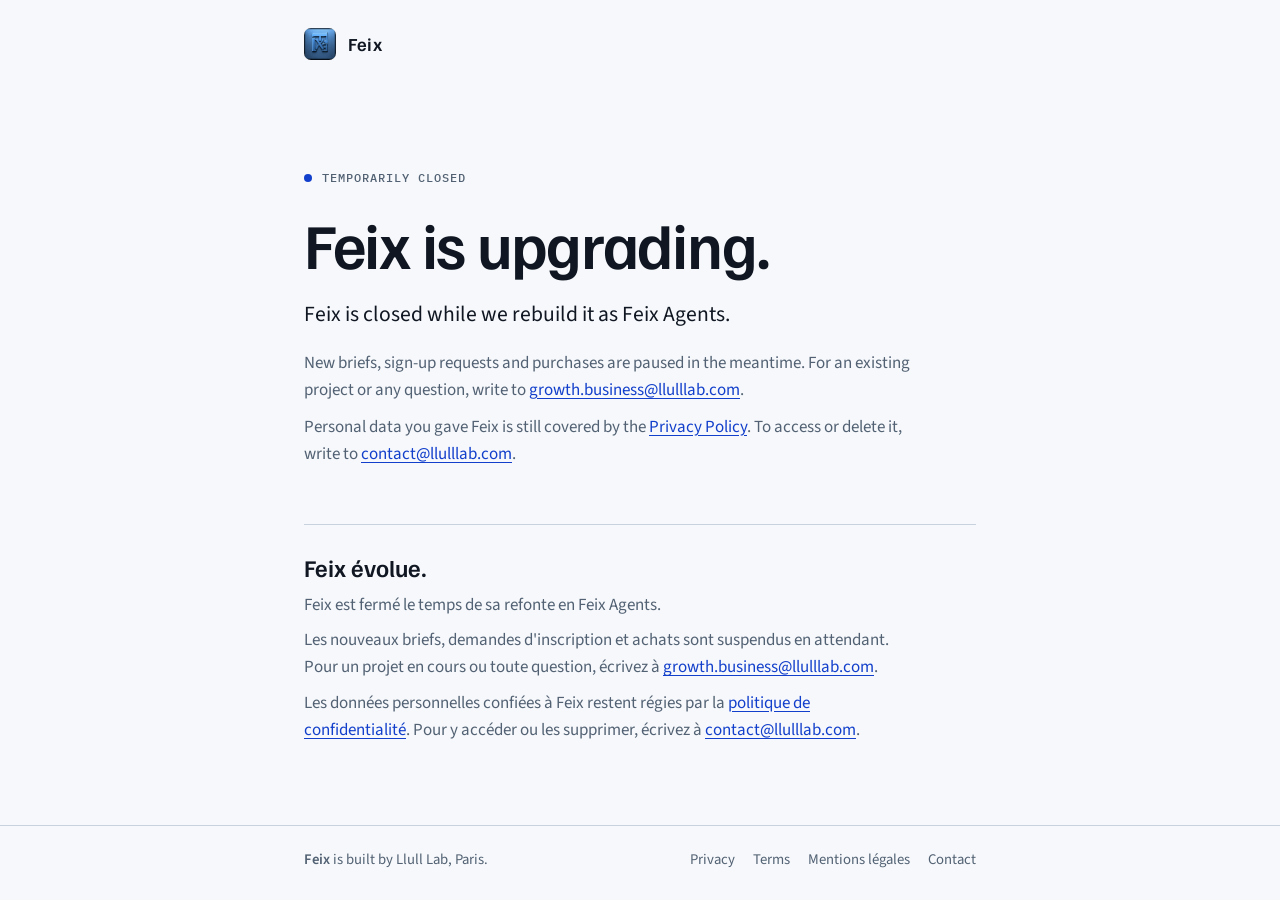
<file: index.html>
<!DOCTYPE html>
<html lang="en">
<head>
<meta charset="utf-8">
<meta name="viewport" content="width=device-width, initial-scale=1">
<title>Feix is upgrading</title>
<meta name="description" content="Feix is closed while it is rebuilt as Feix Agents.">
<link rel="canonical" href="https://feix.app/">
<link rel="icon" type="image/jpeg" href="https://feix.app/logo.jpg">
<meta property="og:type" content="website">
<meta property="og:url" content="https://feix.app/">
<meta property="og:title" content="Feix is upgrading">
<meta property="og:description" content="Feix is closed while it is rebuilt as Feix Agents.">
<meta property="og:image" content="https://feix.app/logo.jpg">
<meta name="twitter:card" content="summary">
<meta name="twitter:title" content="Feix is upgrading">
<meta name="twitter:description" content="Feix is closed while it is rebuilt as Feix Agents.">
<link href="/fonts/fonts.css" rel="stylesheet">
<style>
:root{--canvas:#F6F8FB;--text:#101722;--muted:#526173;--action:#123FCB;--border:#C8D1DE;--head:"Familjen Grotesk",system-ui,-apple-system,"Segoe UI",sans-serif;--body:"Source Sans 3",system-ui,-apple-system,"Segoe UI",sans-serif;--mono:"IBM Plex Mono",ui-monospace,"SFMono-Regular",Menlo,monospace}
@media (prefers-color-scheme:dark){:root{--canvas:#0C1118;--text:#F3F6FA;--muted:#AAB5C4;--action:#8FAAFF;--border:#334050}}
*{box-sizing:border-box;margin:0;padding:0}
html{background:var(--canvas)}
body{background:var(--canvas);color:var(--text);font-family:var(--body);font-size:1.0625rem;line-height:1.6;-webkit-font-smoothing:antialiased;min-height:100vh;display:flex;flex-direction:column}
a{color:var(--action);text-underline-offset:3px}
a:focus-visible{outline:2px solid var(--action);outline-offset:3px;border-radius:2px}
.top{max-width:720px;width:100%;margin:0 auto;padding:28px 24px 0;display:flex;align-items:center;gap:12px}
.top img{width:32px;height:32px;border-radius:7px;display:block}
.top span{font-family:var(--head);font-weight:600;font-size:1.15rem;letter-spacing:.01em}
main{flex:1;max-width:720px;width:100%;margin:0 auto;padding:clamp(56px,12vh,120px) 24px 64px}
.status{font-family:var(--mono);font-size:.78rem;letter-spacing:.08em;text-transform:uppercase;color:var(--muted);display:flex;align-items:center;gap:10px;margin-bottom:22px}
.status i{width:8px;height:8px;border-radius:50%;background:var(--action);display:block}
h1{font-family:var(--head);font-weight:600;font-size:clamp(2.4rem,7vw,4rem);line-height:1.05;letter-spacing:-.02em;margin-bottom:22px}
.lead{font-size:clamp(1.15rem,2.4vw,1.35rem);line-height:1.5;max-width:34em;margin-bottom:18px}
.note{color:var(--muted);max-width:36em;margin-bottom:10px}
.fr{margin-top:56px;padding-top:28px;border-top:1px solid var(--border)}
.fr h2{font-family:var(--head);font-weight:600;font-size:1.5rem;line-height:1.2;margin-bottom:10px}
.fr p{color:var(--muted);max-width:36em;margin-bottom:8px}
footer{border-top:1px solid var(--border)}
.foot{max-width:720px;margin:0 auto;padding:22px 24px 28px;display:flex;flex-wrap:wrap;gap:10px 22px;justify-content:space-between;font-size:.92rem;color:var(--muted)}
.foot nav{display:flex;flex-wrap:wrap;gap:8px 18px}
.foot a{color:var(--muted);text-decoration:none}
.foot a:hover{color:var(--text);text-decoration:underline}
</style>
</head>
<body>
<header class="top"><img src="/logo.jpg" alt="" width="32" height="32"><span>Feix</span></header>
<main>
  <p class="status"><i aria-hidden="true"></i>Temporarily closed</p>
  <h1>Feix is upgrading.</h1>
  <p class="lead">Feix is closed while we rebuild it as Feix Agents.</p>
  <p class="note">New briefs, sign-up requests and purchases are paused in the meantime. For an existing project or any question, write to <a href="mailto:growth.business@llulllab.com">growth.business@llulllab.com</a>.</p>
  <p class="note">Personal data you gave Feix is still covered by the <a href="/privacy/">Privacy Policy</a>. To access or delete it, write to <a href="mailto:contact@llulllab.com">contact@llulllab.com</a>.</p>
  <section class="fr" lang="fr">
    <h2>Feix évolue.</h2>
    <p>Feix est fermé le temps de sa refonte en Feix Agents.</p>
    <p>Les nouveaux briefs, demandes d'inscription et achats sont suspendus en attendant. Pour un projet en cours ou toute question, écrivez à <a href="mailto:growth.business@llulllab.com">growth.business@llulllab.com</a>.</p>
    <p>Les données personnelles confiées à Feix restent régies par la <a href="/privacy/">politique de confidentialité</a>. Pour y accéder ou les supprimer, écrivez à <a href="mailto:contact@llulllab.com">contact@llulllab.com</a>.</p>
  </section>
</main>
<footer><div class="foot"><span><b>Feix</b> is built by Llull Lab, Paris.</span><nav aria-label="Legal"><a href="/privacy/">Privacy</a><a href="/terms/">Terms</a><a href="/mentions-legales/">Mentions légales</a><a href="mailto:growth.business@llulllab.com">Contact</a></nav></div></footer>
</body>
</html>
</file>
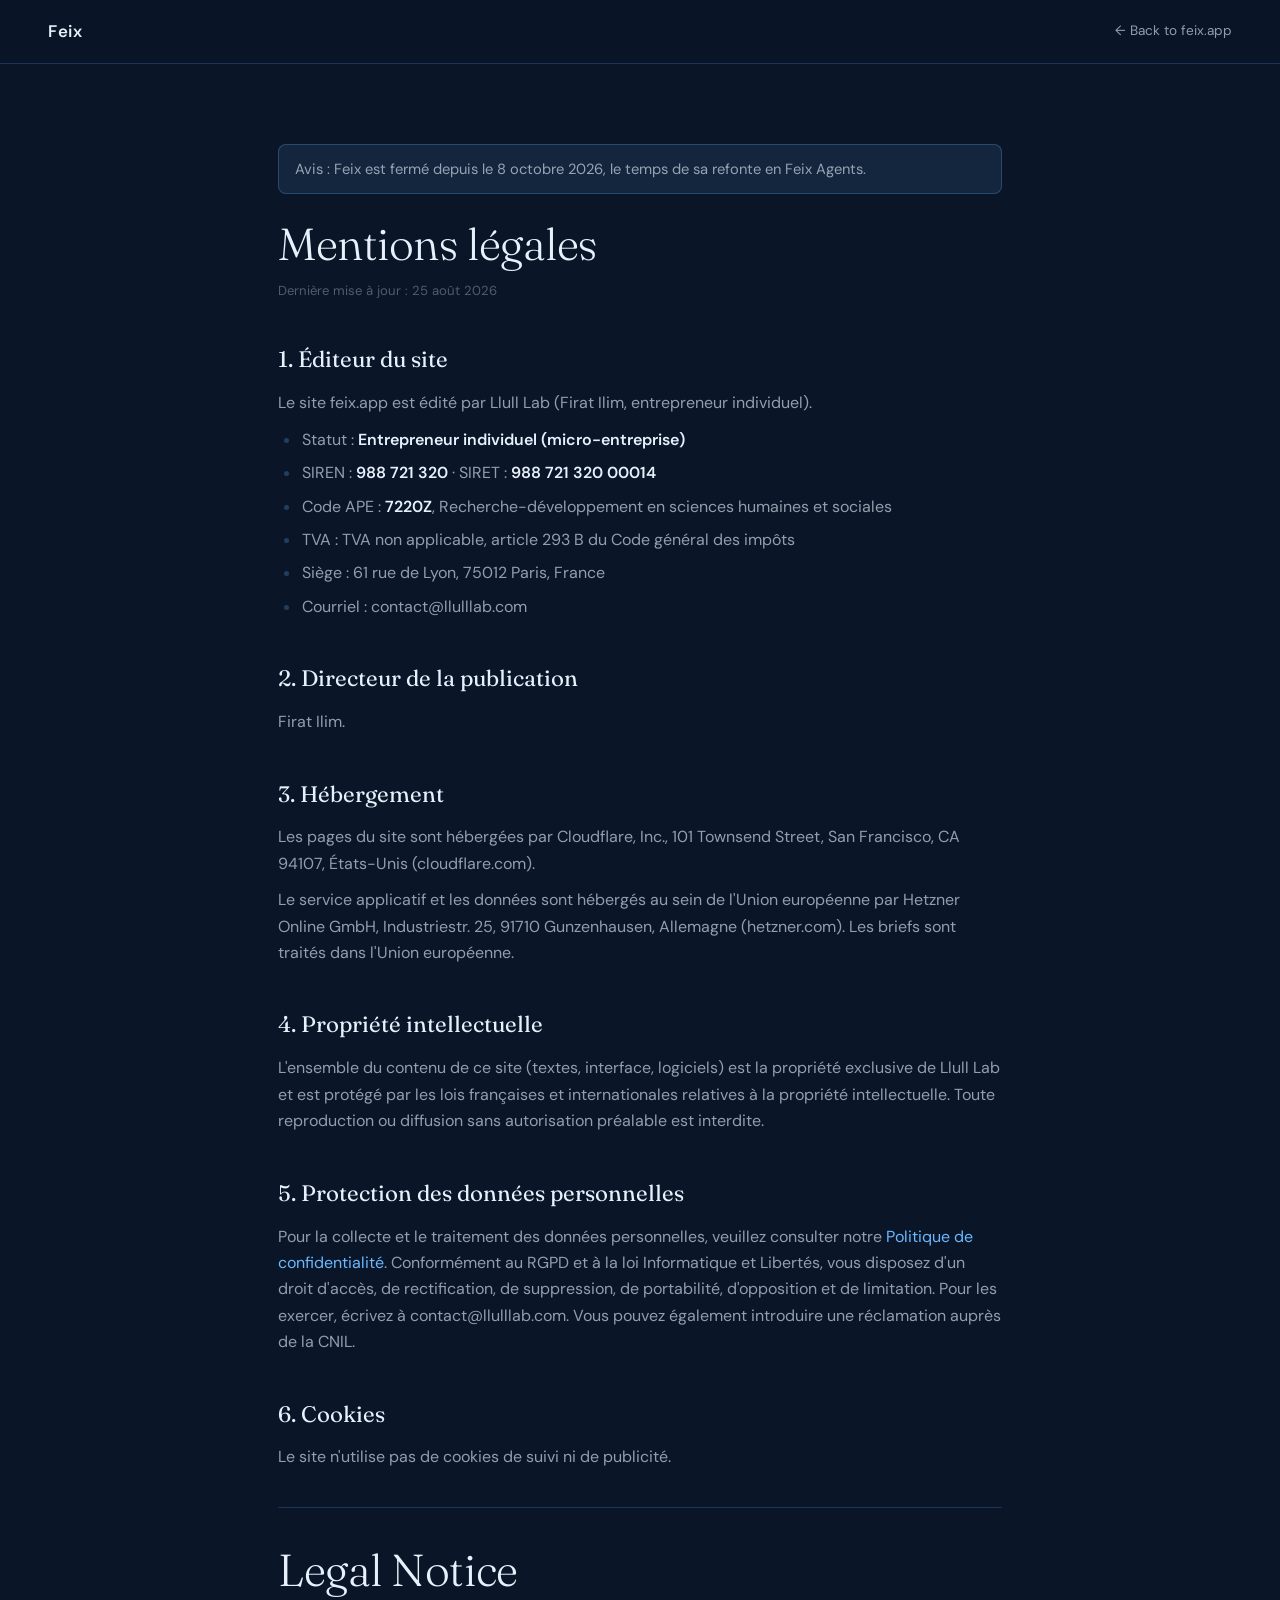
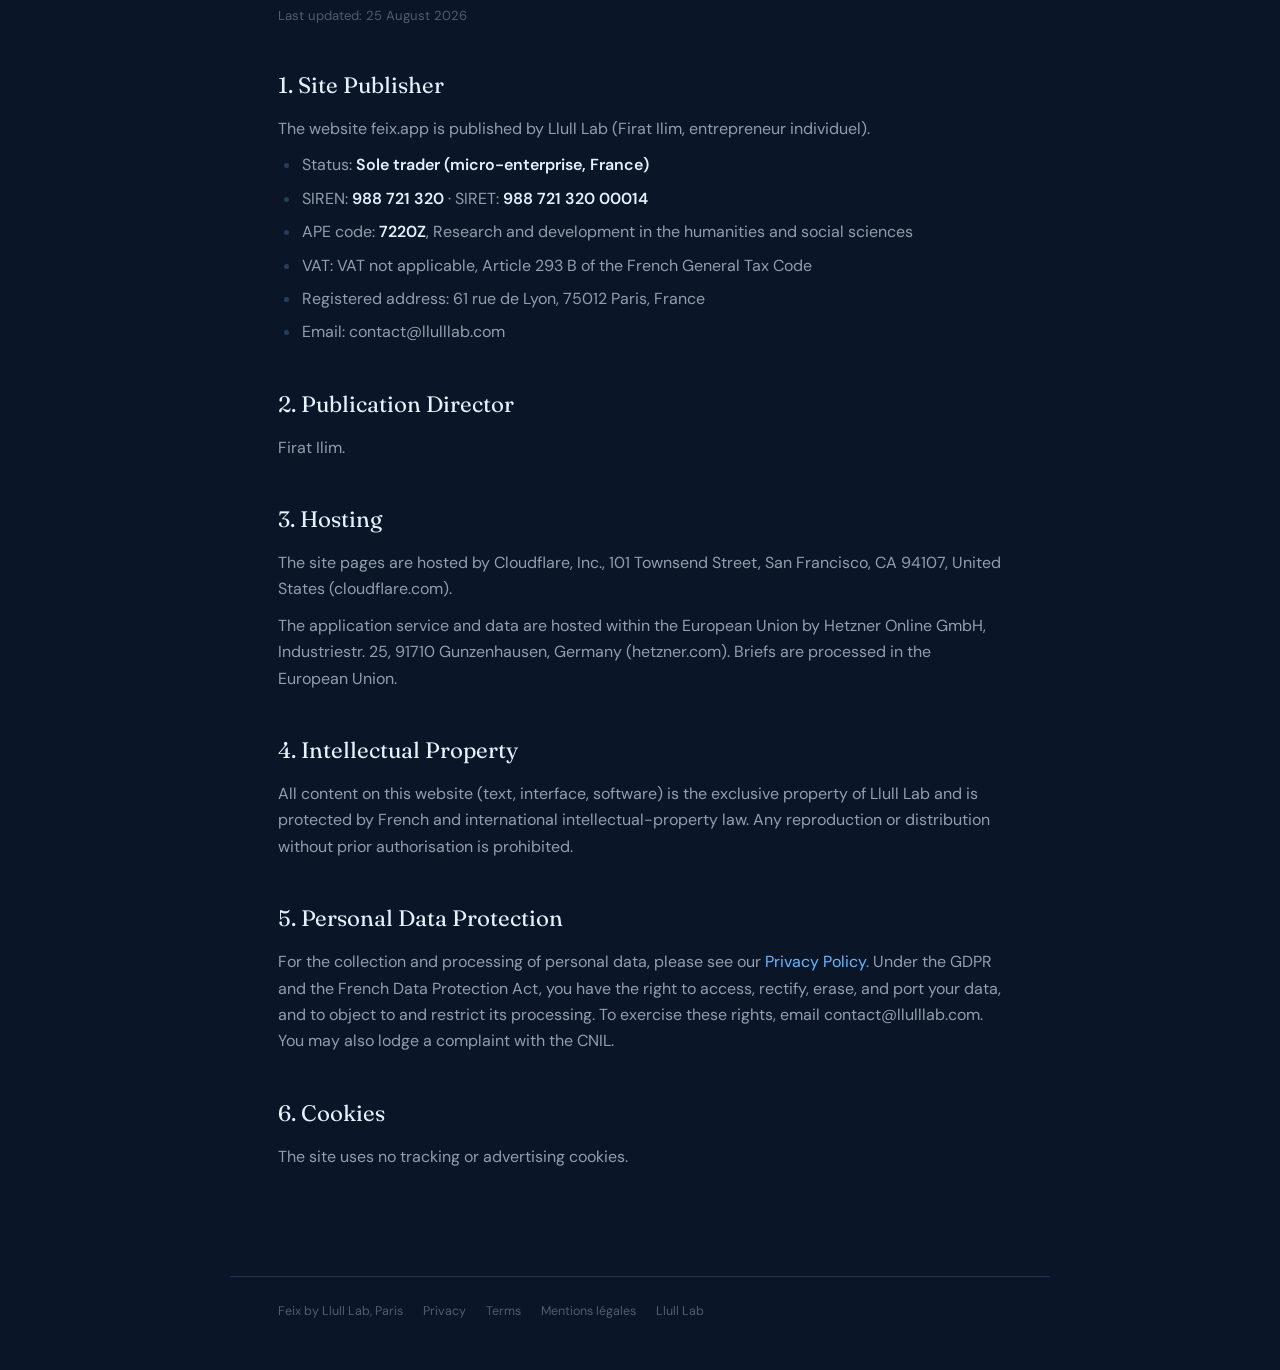
<file: mentions-legales/index.html>
<!DOCTYPE html>
<html lang="en">
<head>
<meta charset="UTF-8">
<meta name="viewport" content="width=device-width, initial-scale=1.0">
<title>Mentions légales · Feix</title>
<meta name="description" content="Mentions légales du site feix.app, exploité par Llull Lab (Firat Ilim), Paris.">
<link rel="canonical" href="https://feix.app/mentions-legales/">
<link rel="icon" type="image/jpeg" href="https://feix.app/logo.jpg">
<link rel="preconnect" href="https://fonts.googleapis.com">
<link rel="preconnect" href="https://fonts.gstatic.com" crossorigin>
<link href="https://fonts.googleapis.com/css2?family=Fraunces:ital,wght@0,300;0,400;1,300&family=DM+Sans:wght@300;400;500;600&display=swap" rel="stylesheet">
<style>
*,*::before,*::after{box-sizing:border-box;margin:0;padding:0}
:root{--navy:#0a1628;--navy-mid:#0f2040;--border:#1e3355;--text-1:#e8f0fc;--text-2:rgba(232,240,252,0.62);--text-3:rgba(232,240,252,0.32);--accent:#6bb8ff;--accent-dim:rgba(107,184,255,0.10);--accent-border:rgba(107,184,255,0.25);--r-md:8px;--r-lg:12px}
html{font-size:16px;scroll-behavior:smooth}
body{font-family:'DM Sans',sans-serif;background:var(--navy);color:var(--text-1);line-height:1.65;-webkit-font-smoothing:antialiased}
::selection{background:var(--accent-dim);color:var(--accent)}
a{color:var(--accent);text-decoration:none}a:hover{text-decoration:underline}
.nav{position:sticky;top:0;z-index:100;background:rgba(10,22,40,0.92);backdrop-filter:blur(20px);border-bottom:1px solid var(--border);padding:0 clamp(24px,5vw,48px);height:64px;display:flex;align-items:center;justify-content:space-between}
.nav-logo{font-weight:600;font-size:1.05rem;letter-spacing:0.04em;color:var(--text-1)}
.nav a.back{font-size:0.85rem;color:var(--text-2)}
.wrap{max-width:820px;margin:0 auto;padding:clamp(40px,7vw,80px) clamp(24px,5vw,48px) 96px}
h1{font-family:'Fraunces',serif;font-weight:300;font-size:clamp(2rem,5vw,2.8rem);line-height:1.15;margin-bottom:8px;letter-spacing:-0.01em}
h2{font-family:'Fraunces',serif;font-weight:400;font-size:1.4rem;margin:40px 0 12px;color:var(--text-1)}
h3{font-weight:600;font-size:1.02rem;margin:26px 0 8px;color:var(--text-1)}
p{color:var(--text-2);margin:10px 0}
strong{color:var(--text-1);font-weight:600}
code{font-family:ui-monospace,Menlo,monospace;font-size:0.86em;background:var(--accent-dim);color:var(--accent);padding:1px 6px;border-radius:4px}
ul{margin:10px 0 10px 4px;list-style:none}
li{color:var(--text-2);margin:7px 0;padding-left:20px;position:relative}
li::before{content:"";position:absolute;left:2px;top:11px;width:5px;height:5px;border-radius:50%;background:var(--accent-border)}
hr{border:0;border-top:1px solid var(--border);margin:36px 0}
.meta{font-size:0.82rem;color:var(--text-3);line-height:1.6;background:rgba(255,255,255,0.02);border:1px solid var(--border);border-radius:var(--r-md);padding:16px 18px;margin-top:28px}
.tw{overflow-x:auto;margin:16px 0;border:1px solid var(--border);border-radius:var(--r-md)}
table{border-collapse:collapse;width:100%;font-size:0.88rem}
td{padding:10px 14px;border-bottom:1px solid var(--border);color:var(--text-2);vertical-align:top}
tr:last-child td{border-bottom:0}
tr:first-child td{color:var(--text-1);font-weight:600;background:rgba(255,255,255,0.02)}
.foot{max-width:820px;margin:0 auto;padding:24px clamp(24px,5vw,48px) 48px;border-top:1px solid var(--border);font-size:0.78rem;color:var(--text-3);display:flex;gap:20px;flex-wrap:wrap}
.foot a{color:var(--text-3)}
</style>
</head>
<body>
<nav class="nav"><span class="nav-logo">Feix</span><a class="back" href="https://feix.app/">← Back to feix.app</a></nav>
<main class="wrap">
  <p style="margin:0 0 24px;padding:12px 16px;border:1px solid var(--accent-border);background:var(--accent-dim);border-radius:8px;font-size:.92rem">Avis : Feix est fermé depuis le 8 octobre 2026, le temps de sa refonte en Feix Agents.</p>
<h1>Mentions légales</h1>
<p style="font-size:0.82rem;color:var(--text-3)">Dernière mise à jour : 25 août 2026</p>

<h2>1. Éditeur du site</h2>
<p>Le site feix.app est édité par Llull Lab (Firat Ilim, entrepreneur individuel).</p>
<ul>
<li>Statut : <strong>Entrepreneur individuel (micro-entreprise)</strong></li>
<li>SIREN : <strong>988 721 320</strong> · SIRET : <strong>988 721 320 00014</strong></li>
<li>Code APE : <strong>7220Z</strong>, Recherche-développement en sciences humaines et sociales</li>
<li>TVA : TVA non applicable, article 293 B du Code général des impôts</li>
<li>Siège : 61 rue de Lyon, 75012 Paris, France</li>
<li>Courriel : contact@llulllab.com</li>
</ul>

<h2>2. Directeur de la publication</h2>
<p>Firat Ilim.</p>

<h2>3. Hébergement</h2>
<p>Les pages du site sont hébergées par Cloudflare, Inc., 101 Townsend Street, San Francisco, CA 94107, États-Unis (cloudflare.com).</p>
<p>Le service applicatif et les données sont hébergés au sein de l'Union européenne par Hetzner Online GmbH, Industriestr. 25, 91710 Gunzenhausen, Allemagne (hetzner.com). Les briefs sont traités dans l'Union européenne.</p>

<h2>4. Propriété intellectuelle</h2>
<p>L'ensemble du contenu de ce site (textes, interface, logiciels) est la propriété exclusive de Llull Lab et est protégé par les lois françaises et internationales relatives à la propriété intellectuelle. Toute reproduction ou diffusion sans autorisation préalable est interdite.</p>

<h2>5. Protection des données personnelles</h2>
<p>Pour la collecte et le traitement des données personnelles, veuillez consulter notre <a href="https://feix.app/privacy/">Politique de confidentialité</a>. Conformément au RGPD et à la loi Informatique et Libertés, vous disposez d'un droit d'accès, de rectification, de suppression, de portabilité, d'opposition et de limitation. Pour les exercer, écrivez à contact@llulllab.com. Vous pouvez également introduire une réclamation auprès de la CNIL.</p>

<h2>6. Cookies</h2>
<p>Le site n'utilise pas de cookies de suivi ni de publicité.</p>

<hr>

<h1>Legal Notice</h1>
<p style="font-size:0.82rem;color:var(--text-3)">Last updated: 25 August 2026</p>

<h2>1. Site Publisher</h2>
<p>The website feix.app is published by Llull Lab (Firat Ilim, entrepreneur individuel).</p>
<ul>
<li>Status: <strong>Sole trader (micro-enterprise, France)</strong></li>
<li>SIREN: <strong>988 721 320</strong> · SIRET: <strong>988 721 320 00014</strong></li>
<li>APE code: <strong>7220Z</strong>, Research and development in the humanities and social sciences</li>
<li>VAT: VAT not applicable, Article 293 B of the French General Tax Code</li>
<li>Registered address: 61 rue de Lyon, 75012 Paris, France</li>
<li>Email: contact@llulllab.com</li>
</ul>

<h2>2. Publication Director</h2>
<p>Firat Ilim.</p>

<h2>3. Hosting</h2>
<p>The site pages are hosted by Cloudflare, Inc., 101 Townsend Street, San Francisco, CA 94107, United States (cloudflare.com).</p>
<p>The application service and data are hosted within the European Union by Hetzner Online GmbH, Industriestr. 25, 91710 Gunzenhausen, Germany (hetzner.com). Briefs are processed in the European Union.</p>

<h2>4. Intellectual Property</h2>
<p>All content on this website (text, interface, software) is the exclusive property of Llull Lab and is protected by French and international intellectual-property law. Any reproduction or distribution without prior authorisation is prohibited.</p>

<h2>5. Personal Data Protection</h2>
<p>For the collection and processing of personal data, please see our <a href="https://feix.app/privacy/">Privacy Policy</a>. Under the GDPR and the French Data Protection Act, you have the right to access, rectify, erase, and port your data, and to object to and restrict its processing. To exercise these rights, email contact@llulllab.com. You may also lodge a complaint with the CNIL.</p>

<h2>6. Cookies</h2>
<p>The site uses no tracking or advertising cookies.</p>

</main>
<div class="foot"><span>Feix by Llull Lab, Paris</span><a href="https://feix.app/privacy/">Privacy</a><a href="https://feix.app/terms/">Terms</a><a href="https://feix.app/mentions-legales/">Mentions légales</a><a href="https://llulllab.com" target="_blank" rel="noopener">Llull Lab</a></div>
</body>
</html>
</file>
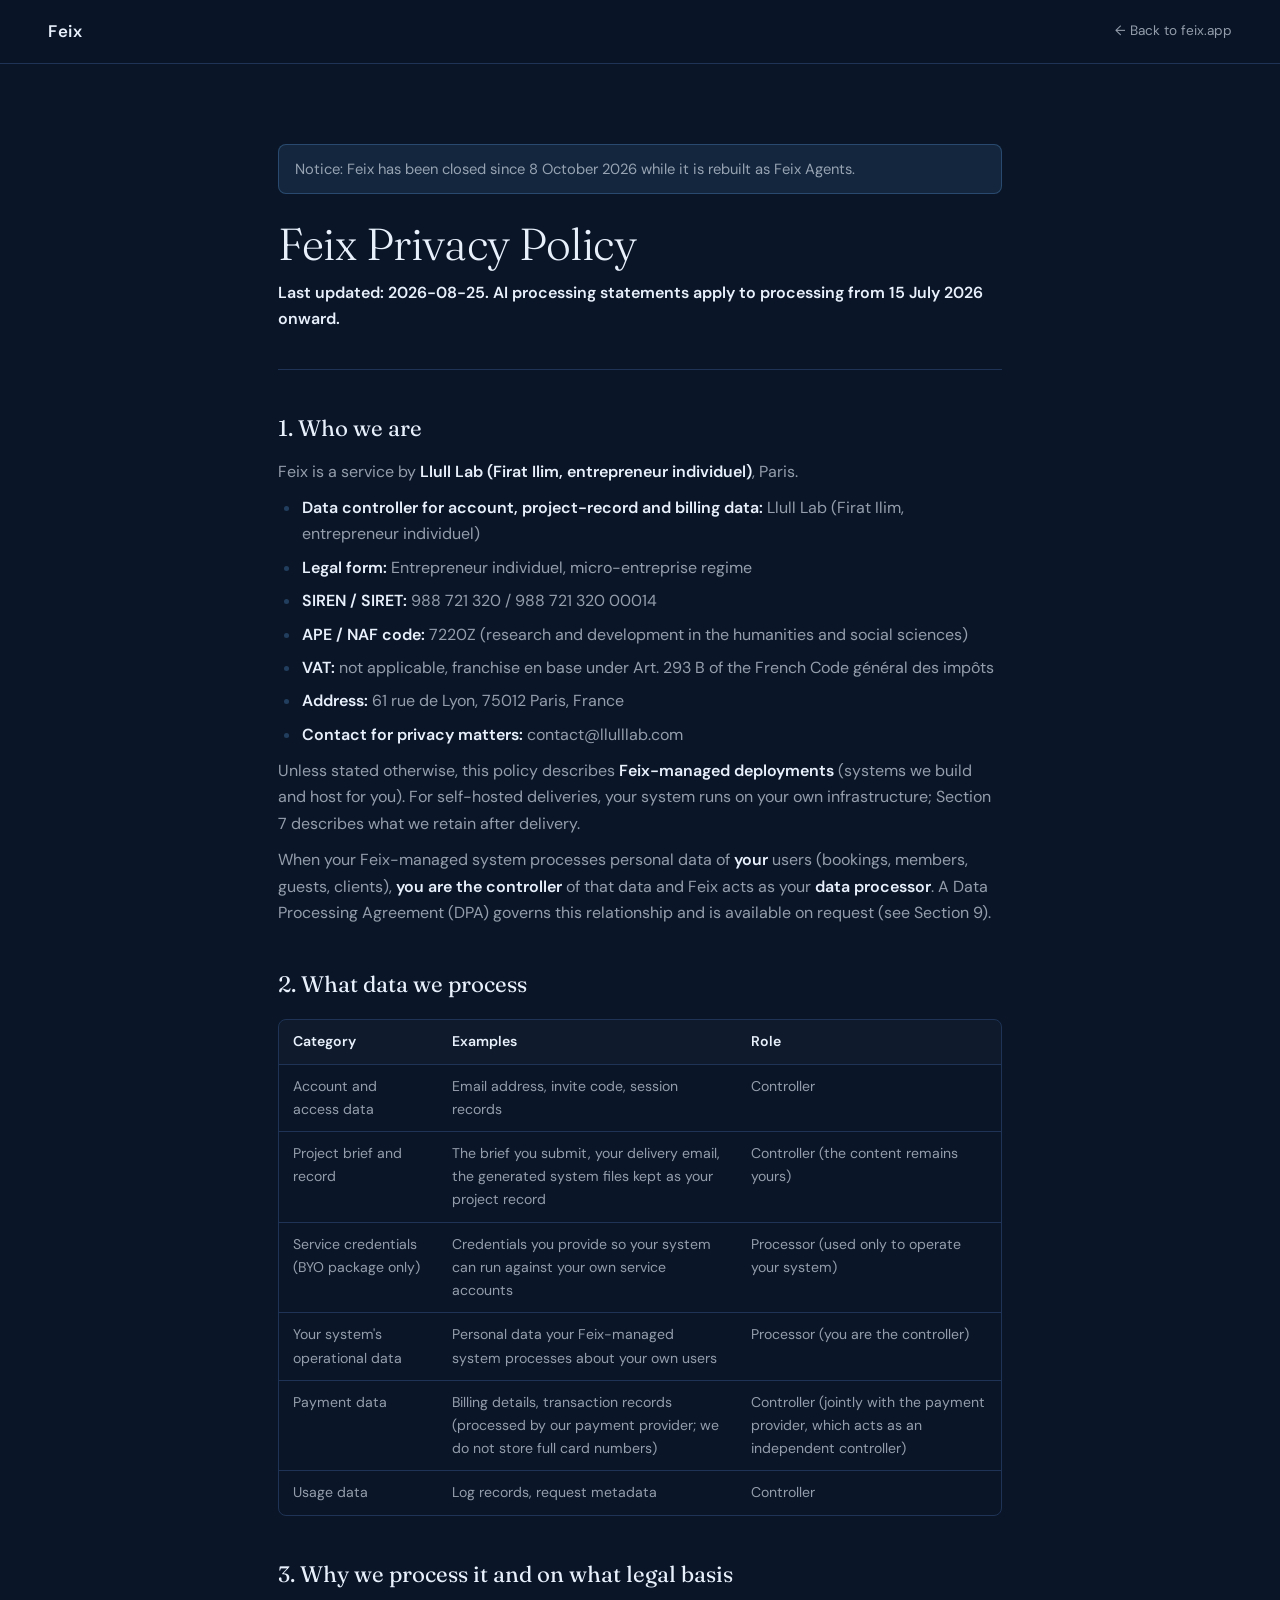
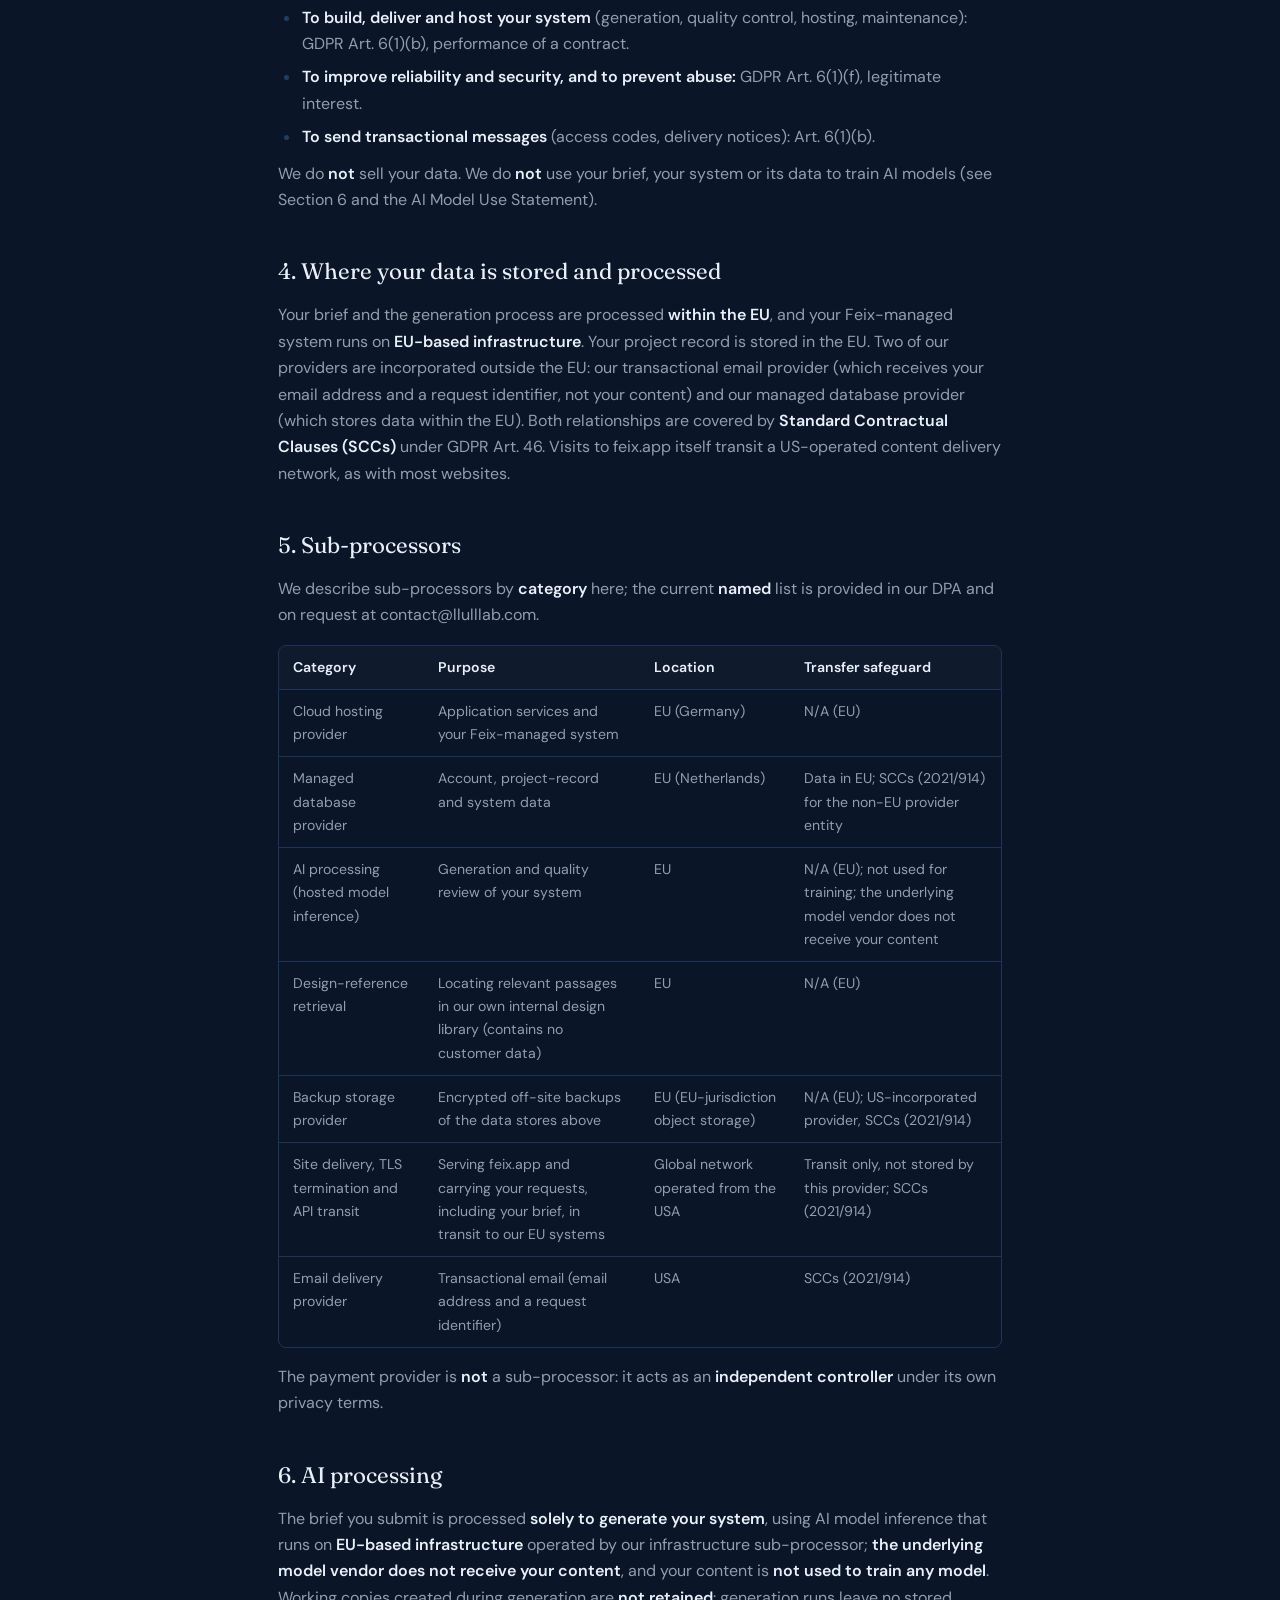
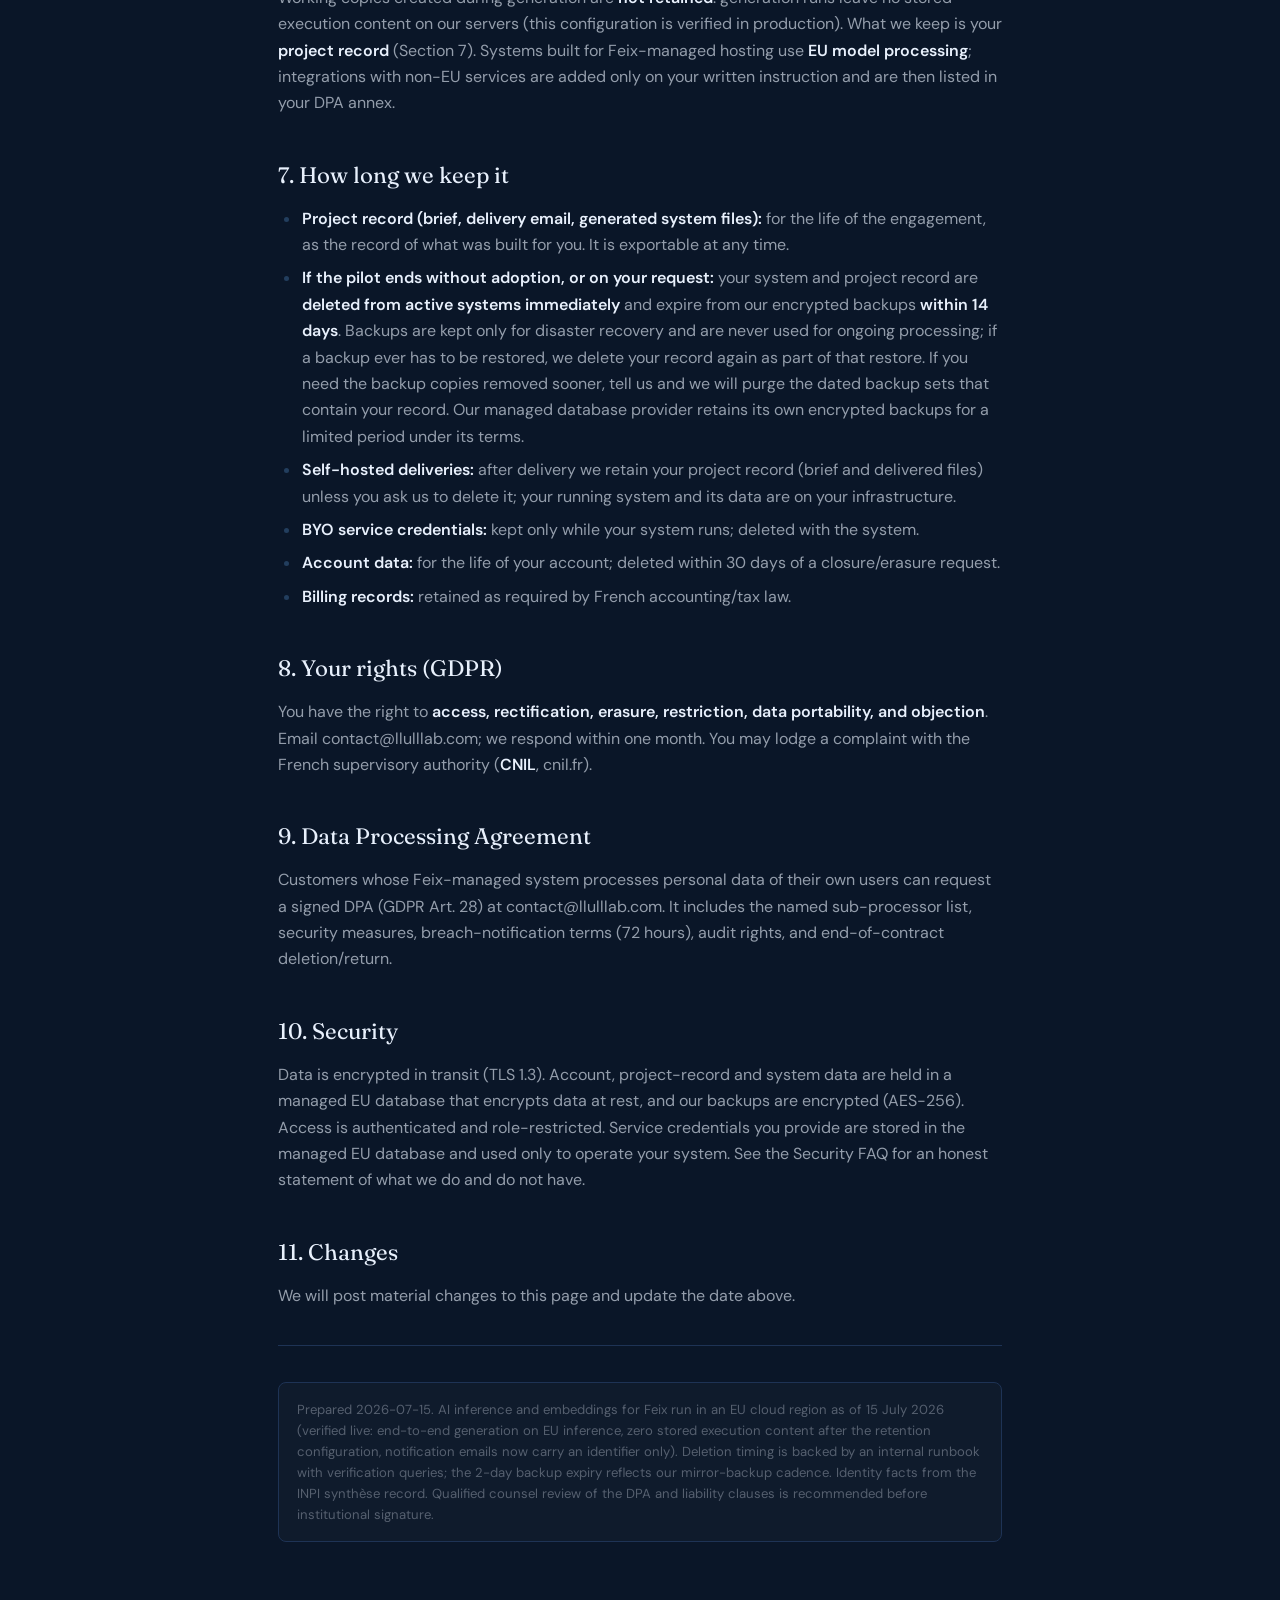
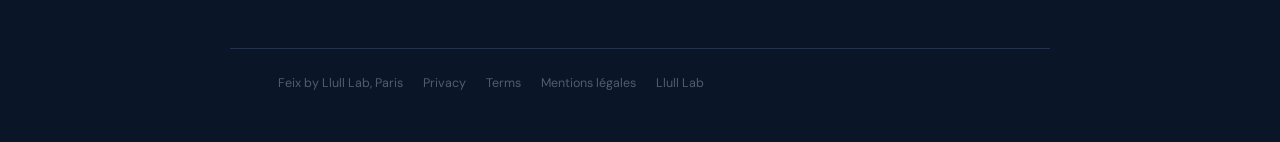
<file: privacy/index.html>
<!DOCTYPE html>
<html lang="en">
<head>
<meta charset="UTF-8">
<meta name="viewport" content="width=device-width, initial-scale=1.0">
<title>Privacy Policy · Feix</title>
<meta name="description" content="Privacy Policy for Feix by Llull Lab.">
<link rel="canonical" href="https://feix.app/privacy/">
<link rel="icon" type="image/jpeg" href="https://feix.app/logo.jpg">
<link rel="preconnect" href="https://fonts.googleapis.com">
<link rel="preconnect" href="https://fonts.gstatic.com" crossorigin>
<link href="https://fonts.googleapis.com/css2?family=Fraunces:ital,wght@0,300;0,400;1,300&family=DM+Sans:wght@300;400;500;600&display=swap" rel="stylesheet">
<style>
*,*::before,*::after{box-sizing:border-box;margin:0;padding:0}
:root{--navy:#0a1628;--navy-mid:#0f2040;--border:#1e3355;--text-1:#e8f0fc;--text-2:rgba(232,240,252,0.62);--text-3:rgba(232,240,252,0.32);--accent:#6bb8ff;--accent-dim:rgba(107,184,255,0.10);--accent-border:rgba(107,184,255,0.25);--r-md:8px;--r-lg:12px}
html{font-size:16px;scroll-behavior:smooth}
body{font-family:'DM Sans',sans-serif;background:var(--navy);color:var(--text-1);line-height:1.65;-webkit-font-smoothing:antialiased}
::selection{background:var(--accent-dim);color:var(--accent)}
a{color:var(--accent);text-decoration:none}a:hover{text-decoration:underline}
.nav{position:sticky;top:0;z-index:100;background:rgba(10,22,40,0.92);backdrop-filter:blur(20px);border-bottom:1px solid var(--border);padding:0 clamp(24px,5vw,48px);height:64px;display:flex;align-items:center;justify-content:space-between}
.nav-logo{font-weight:600;font-size:1.05rem;letter-spacing:0.04em;color:var(--text-1)}
.nav a.back{font-size:0.85rem;color:var(--text-2)}
.wrap{max-width:820px;margin:0 auto;padding:clamp(40px,7vw,80px) clamp(24px,5vw,48px) 96px}
h1{font-family:'Fraunces',serif;font-weight:300;font-size:clamp(2rem,5vw,2.8rem);line-height:1.15;margin-bottom:8px;letter-spacing:-0.01em}
h2{font-family:'Fraunces',serif;font-weight:400;font-size:1.4rem;margin:40px 0 12px;color:var(--text-1)}
h3{font-weight:600;font-size:1.02rem;margin:26px 0 8px;color:var(--text-1)}
p{color:var(--text-2);margin:10px 0}
strong{color:var(--text-1);font-weight:600}
code{font-family:ui-monospace,Menlo,monospace;font-size:0.86em;background:var(--accent-dim);color:var(--accent);padding:1px 6px;border-radius:4px}
ul{margin:10px 0 10px 4px;list-style:none}
li{color:var(--text-2);margin:7px 0;padding-left:20px;position:relative}
li::before{content:"";position:absolute;left:2px;top:11px;width:5px;height:5px;border-radius:50%;background:var(--accent-border)}
hr{border:0;border-top:1px solid var(--border);margin:36px 0}
.meta{font-size:0.82rem;color:var(--text-3);line-height:1.6;background:rgba(255,255,255,0.02);border:1px solid var(--border);border-radius:var(--r-md);padding:16px 18px;margin-top:28px}
.tw{overflow-x:auto;margin:16px 0;border:1px solid var(--border);border-radius:var(--r-md)}
table{border-collapse:collapse;width:100%;font-size:0.88rem}
td{padding:10px 14px;border-bottom:1px solid var(--border);color:var(--text-2);vertical-align:top}
tr:last-child td{border-bottom:0}
tr:first-child td{color:var(--text-1);font-weight:600;background:rgba(255,255,255,0.02)}
.foot{max-width:820px;margin:0 auto;padding:24px clamp(24px,5vw,48px) 48px;border-top:1px solid var(--border);font-size:0.78rem;color:var(--text-3);display:flex;gap:20px;flex-wrap:wrap}
.foot a{color:var(--text-3)}
</style>
</head>
<body>
<nav class="nav"><span class="nav-logo">Feix</span><a class="back" href="https://feix.app/">← Back to feix.app</a></nav>
<main class="wrap">
  <p style="margin:0 0 24px;padding:12px 16px;border:1px solid var(--accent-border);background:var(--accent-dim);border-radius:8px;font-size:.92rem">Notice: Feix has been closed since 8 October 2026 while it is rebuilt as Feix Agents.</p>
<h1>Feix Privacy Policy</h1>
<p><strong>Last updated: 2026-08-25. AI processing statements apply to processing from 15 July 2026 onward.</strong></p>
<hr>
<h2>1. Who we are</h2>
<p>Feix is a service by <strong>Llull Lab (Firat Ilim, entrepreneur individuel)</strong>, Paris.</p>
<ul>
<li><strong>Data controller for account, project-record and billing data:</strong> Llull Lab (Firat Ilim, entrepreneur individuel)</li>
<li><strong>Legal form:</strong> Entrepreneur individuel, micro-entreprise regime</li>
<li><strong>SIREN / SIRET:</strong> 988 721 320 / 988 721 320 00014</li>
<li><strong>APE / NAF code:</strong> 7220Z (research and development in the humanities and social sciences)</li>
<li><strong>VAT:</strong> not applicable, franchise en base under Art. 293 B of the French Code général des impôts</li>
<li><strong>Address:</strong> 61 rue de Lyon, 75012 Paris, France</li>
<li><strong>Contact for privacy matters:</strong> contact@llulllab.com</li>
</ul>
<p>Unless stated otherwise, this policy describes <strong>Feix-managed deployments</strong> (systems we build and host for you). For self-hosted deliveries, your system runs on your own infrastructure; Section 7 describes what we retain after delivery.</p>
<p>When your Feix-managed system processes personal data of <strong>your</strong> users (bookings, members, guests, clients), <strong>you are the controller</strong> of that data and Feix acts as your <strong>data processor</strong>. A Data Processing Agreement (DPA) governs this relationship and is available on request (see Section 9).</p>
<h2>2. What data we process</h2>
<div class="tw"><table><tbody><tr><td>Category</td><td>Examples</td><td>Role</td></tr><tr><td>Account and access data</td><td>Email address, invite code, session records</td><td>Controller</td></tr><tr><td>Project brief and record</td><td>The brief you submit, your delivery email, the generated system files kept as your project record</td><td>Controller (the content remains yours)</td></tr><tr><td>Service credentials (BYO package only)</td><td>Credentials you provide so your system can run against your own service accounts</td><td>Processor (used only to operate your system)</td></tr><tr><td>Your system's operational data</td><td>Personal data your Feix-managed system processes about your own users</td><td>Processor (you are the controller)</td></tr><tr><td>Payment data</td><td>Billing details, transaction records (processed by our payment provider; we do not store full card numbers)</td><td>Controller (jointly with the payment provider, which acts as an independent controller)</td></tr><tr><td>Usage data</td><td>Log records, request metadata</td><td>Controller</td></tr></tbody></table></div>
<h2>3. Why we process it and on what legal basis</h2>
<ul>
<li><strong>To build, deliver and host your system</strong> (generation, quality control, hosting, maintenance): GDPR Art. 6(1)(b), performance of a contract.</li>
<li><strong>To improve reliability and security, and to prevent abuse:</strong> GDPR Art. 6(1)(f), legitimate interest.</li>
<li><strong>To send transactional messages</strong> (access codes, delivery notices): Art. 6(1)(b).</li>
</ul>
<p>We do <strong>not</strong> sell your data. We do <strong>not</strong> use your brief, your system or its data to train AI models (see Section 6 and the AI Model Use Statement).</p>
<h2>4. Where your data is stored and processed</h2>
<p>Your brief and the generation process are processed <strong>within the EU</strong>, and your Feix-managed system runs on <strong>EU-based infrastructure</strong>. Your project record is stored in the EU. Two of our providers are incorporated outside the EU: our transactional email provider (which receives your email address and a request identifier, not your content) and our managed database provider (which stores data within the EU). Both relationships are covered by <strong>Standard Contractual Clauses (SCCs)</strong> under GDPR Art. 46. Visits to feix.app itself transit a US-operated content delivery network, as with most websites.</p>
<h2>5. Sub-processors</h2>
<p>We describe sub-processors by <strong>category</strong> here; the current <strong>named</strong> list is provided in our DPA and on request at contact@llulllab.com.</p>
<div class="tw"><table><tbody><tr><td>Category</td><td>Purpose</td><td>Location</td><td>Transfer safeguard</td></tr><tr><td>Cloud hosting provider</td><td>Application services and your Feix-managed system</td><td>EU (Germany)</td><td>N/A (EU)</td></tr><tr><td>Managed database provider</td><td>Account, project-record and system data</td><td>EU (Netherlands)</td><td>Data in EU; SCCs (2021/914) for the non-EU provider entity</td></tr><tr><td>AI processing (hosted model inference)</td><td>Generation and quality review of your system</td><td>EU</td><td>N/A (EU); not used for training; the underlying model vendor does not receive your content</td></tr><tr><td>Design-reference retrieval</td><td>Locating relevant passages in our own internal design library (contains no customer data)</td><td>EU</td><td>N/A (EU)</td></tr><tr><td>Backup storage provider</td><td>Encrypted off-site backups of the data stores above</td><td>EU (EU-jurisdiction object storage)</td><td>N/A (EU); US-incorporated provider, SCCs (2021/914)</td></tr><tr><td>Site delivery, TLS termination and API transit</td><td>Serving feix.app and carrying your requests, including your brief, in transit to our EU systems</td><td>Global network operated from the USA</td><td>Transit only, not stored by this provider; SCCs (2021/914)</td></tr><tr><td>Email delivery provider</td><td>Transactional email (email address and a request identifier)</td><td>USA</td><td>SCCs (2021/914)</td></tr></tbody></table></div>
<p>The payment provider is <strong>not</strong> a sub-processor: it acts as an <strong>independent controller</strong> under its own privacy terms.</p>
<h2>6. AI processing</h2>
<p>The brief you submit is processed <strong>solely to generate your system</strong>, using AI model inference that runs on <strong>EU-based infrastructure</strong> operated by our infrastructure sub-processor; <strong>the underlying model vendor does not receive your content</strong>, and your content is <strong>not used to train any model</strong>. Working copies created during generation are <strong>not retained</strong>: generation runs leave no stored execution content on our servers (this configuration is verified in production). What we keep is your <strong>project record</strong> (Section 7). Systems built for Feix-managed hosting use <strong>EU model processing</strong>; integrations with non-EU services are added only on your written instruction and are then listed in your DPA annex.</p>
<h2>7. How long we keep it</h2>
<ul>
<li><strong>Project record (brief, delivery email, generated system files):</strong> for the life of the engagement, as the record of what was built for you. It is exportable at any time.</li>
<li><strong>If the pilot ends without adoption, or on your request:</strong> your system and project record are <strong>deleted from active systems immediately</strong> and expire from our encrypted backups <strong>within 14 days</strong>. Backups are kept only for disaster recovery and are never used for ongoing processing; if a backup ever has to be restored, we delete your record again as part of that restore. If you need the backup copies removed sooner, tell us and we will purge the dated backup sets that contain your record. Our managed database provider retains its own encrypted backups for a limited period under its terms.</li>
<li><strong>Self-hosted deliveries:</strong> after delivery we retain your project record (brief and delivered files) unless you ask us to delete it; your running system and its data are on your infrastructure.</li>
<li><strong>BYO service credentials:</strong> kept only while your system runs; deleted with the system.</li>
<li><strong>Account data:</strong> for the life of your account; deleted within 30 days of a closure/erasure request.</li>
<li><strong>Billing records:</strong> retained as required by French accounting/tax law.</li>
</ul>
<h2>8. Your rights (GDPR)</h2>
<p>You have the right to <strong>access, rectification, erasure, restriction, data portability, and objection</strong>. Email contact@llulllab.com; we respond within one month. You may lodge a complaint with the French supervisory authority (<strong>CNIL</strong>, cnil.fr).</p>
<h2>9. Data Processing Agreement</h2>
<p>Customers whose Feix-managed system processes personal data of their own users can request a signed DPA (GDPR Art. 28) at contact@llulllab.com. It includes the named sub-processor list, security measures, breach-notification terms (72 hours), audit rights, and end-of-contract deletion/return.</p>
<h2>10. Security</h2>
<p>Data is encrypted in transit (TLS 1.3). Account, project-record and system data are held in a managed EU database that encrypts data at rest, and our backups are encrypted (AES-256). Access is authenticated and role-restricted. Service credentials you provide are stored in the managed EU database and used only to operate your system. See the Security FAQ for an honest statement of what we do and do not have.</p>
<h2>11. Changes</h2>
<p>We will post material changes to this page and update the date above.</p>
<hr>
<p class="meta">Prepared 2026-07-15. AI inference and embeddings for Feix run in an EU cloud region as of 15 July 2026 (verified live: end-to-end generation on EU inference, zero stored execution content after the retention configuration, notification emails now carry an identifier only). Deletion timing is backed by an internal runbook with verification queries; the 2-day backup expiry reflects our mirror-backup cadence. Identity facts from the INPI synthèse record. Qualified counsel review of the DPA and liability clauses is recommended before institutional signature.</p>

</main>
<div class="foot"><span>Feix by Llull Lab, Paris</span><a href="https://feix.app/privacy/">Privacy</a><a href="https://feix.app/terms/">Terms</a><a href="https://feix.app/mentions-legales/">Mentions légales</a><a href="https://llulllab.com" target="_blank" rel="noopener">Llull Lab</a></div>
</body>
</html>
</file>
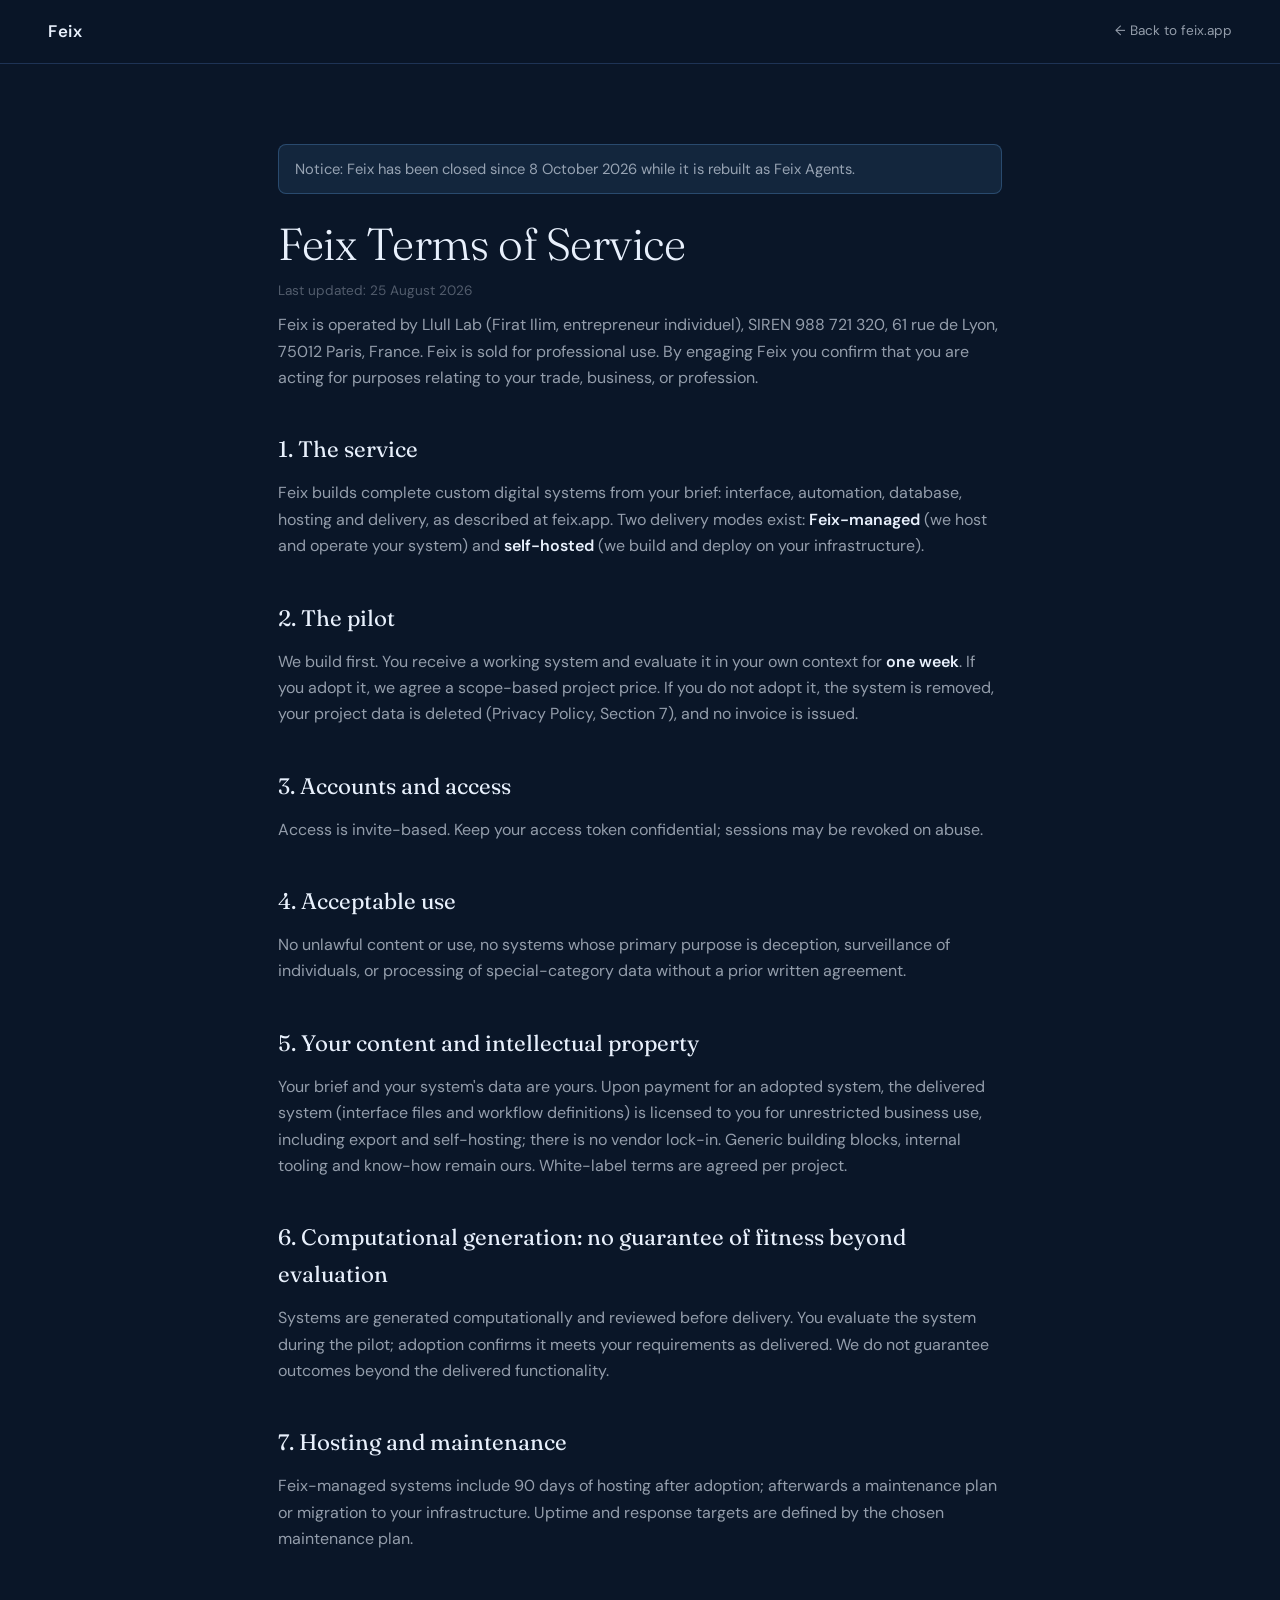
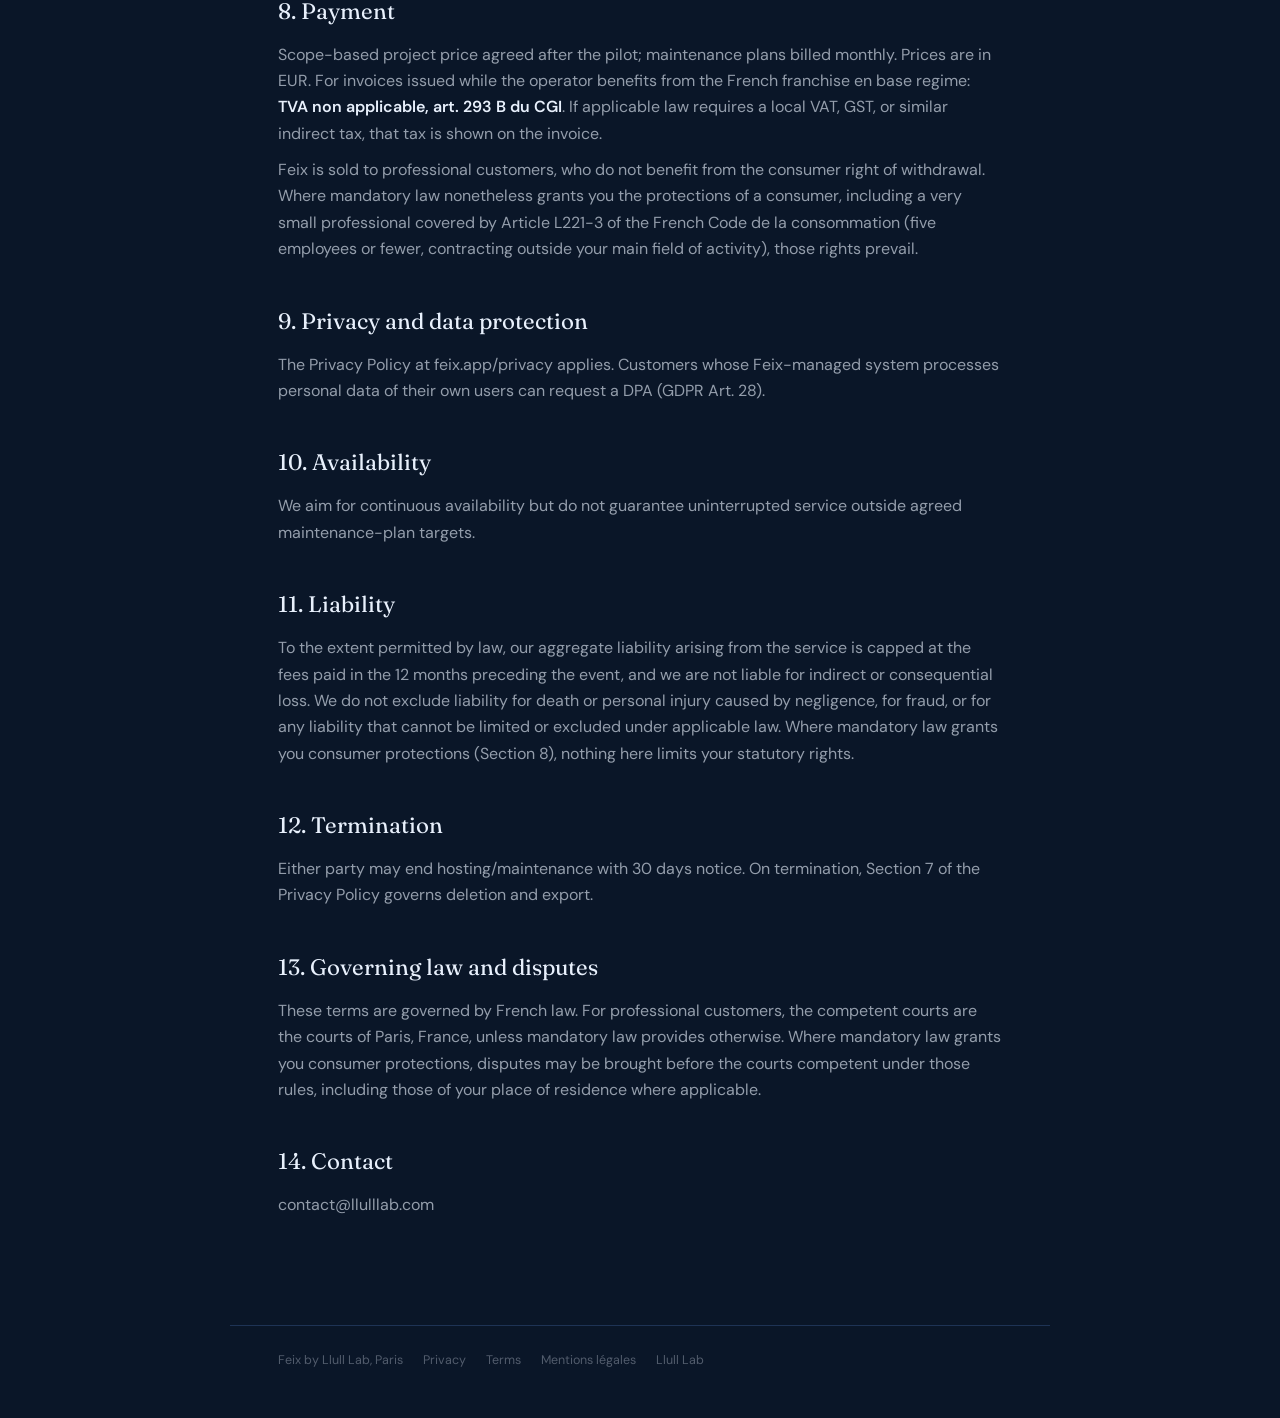
<file: terms/index.html>
<!DOCTYPE html>
<html lang="en">
<head>
<meta charset="UTF-8">
<meta name="viewport" content="width=device-width, initial-scale=1.0">
<title>Terms of Service · Feix</title>
<meta name="description" content="Terms of Service for Feix by Llull Lab.">
<link rel="canonical" href="https://feix.app/terms/">
<link rel="icon" type="image/jpeg" href="https://feix.app/logo.jpg">
<link rel="preconnect" href="https://fonts.googleapis.com">
<link rel="preconnect" href="https://fonts.gstatic.com" crossorigin>
<link href="https://fonts.googleapis.com/css2?family=Fraunces:ital,wght@0,300;0,400;1,300&family=DM+Sans:wght@300;400;500;600&display=swap" rel="stylesheet">
<style>
*,*::before,*::after{box-sizing:border-box;margin:0;padding:0}
:root{--navy:#0a1628;--navy-mid:#0f2040;--border:#1e3355;--text-1:#e8f0fc;--text-2:rgba(232,240,252,0.62);--text-3:rgba(232,240,252,0.32);--accent:#6bb8ff;--accent-dim:rgba(107,184,255,0.10);--accent-border:rgba(107,184,255,0.25);--r-md:8px;--r-lg:12px}
html{font-size:16px;scroll-behavior:smooth}
body{font-family:'DM Sans',sans-serif;background:var(--navy);color:var(--text-1);line-height:1.65;-webkit-font-smoothing:antialiased}
::selection{background:var(--accent-dim);color:var(--accent)}
a{color:var(--accent);text-decoration:none}a:hover{text-decoration:underline}
.nav{position:sticky;top:0;z-index:100;background:rgba(10,22,40,0.92);backdrop-filter:blur(20px);border-bottom:1px solid var(--border);padding:0 clamp(24px,5vw,48px);height:64px;display:flex;align-items:center;justify-content:space-between}
.nav-logo{font-weight:600;font-size:1.05rem;letter-spacing:0.04em;color:var(--text-1)}
.nav a.back{font-size:0.85rem;color:var(--text-2)}
.wrap{max-width:820px;margin:0 auto;padding:clamp(40px,7vw,80px) clamp(24px,5vw,48px) 96px}
h1{font-family:'Fraunces',serif;font-weight:300;font-size:clamp(2rem,5vw,2.8rem);line-height:1.15;margin-bottom:8px;letter-spacing:-0.01em}
h2{font-family:'Fraunces',serif;font-weight:400;font-size:1.4rem;margin:40px 0 12px;color:var(--text-1)}
h3{font-weight:600;font-size:1.02rem;margin:26px 0 8px;color:var(--text-1)}
p{color:var(--text-2);margin:10px 0}
strong{color:var(--text-1);font-weight:600}
code{font-family:ui-monospace,Menlo,monospace;font-size:0.86em;background:var(--accent-dim);color:var(--accent);padding:1px 6px;border-radius:4px}
ul{margin:10px 0 10px 4px;list-style:none}
li{color:var(--text-2);margin:7px 0;padding-left:20px;position:relative}
li::before{content:"";position:absolute;left:2px;top:11px;width:5px;height:5px;border-radius:50%;background:var(--accent-border)}
hr{border:0;border-top:1px solid var(--border);margin:36px 0}
.meta{font-size:0.82rem;color:var(--text-3);line-height:1.6;background:rgba(255,255,255,0.02);border:1px solid var(--border);border-radius:var(--r-md);padding:16px 18px;margin-top:28px}
.tw{overflow-x:auto;margin:16px 0;border:1px solid var(--border);border-radius:var(--r-md)}
table{border-collapse:collapse;width:100%;font-size:0.88rem}
td{padding:10px 14px;border-bottom:1px solid var(--border);color:var(--text-2);vertical-align:top}
tr:last-child td{border-bottom:0}
tr:first-child td{color:var(--text-1);font-weight:600;background:rgba(255,255,255,0.02)}
.foot{max-width:820px;margin:0 auto;padding:24px clamp(24px,5vw,48px) 48px;border-top:1px solid var(--border);font-size:0.78rem;color:var(--text-3);display:flex;gap:20px;flex-wrap:wrap}
.foot a{color:var(--text-3)}
</style>
</head>
<body>
<nav class="nav"><span class="nav-logo">Feix</span><a class="back" href="https://feix.app/">← Back to feix.app</a></nav>
<main class="wrap">
  <p style="margin:0 0 24px;padding:12px 16px;border:1px solid var(--accent-border);background:var(--accent-dim);border-radius:8px;font-size:.92rem">Notice: Feix has been closed since 8 October 2026 while it is rebuilt as Feix Agents.</p>
<h1>Feix Terms of Service</h1>
<p style="color:var(--text-3);font-size:0.85rem;margin-bottom:6px">Last updated: 25 August 2026</p>
<p>Feix is operated by Llull Lab (Firat Ilim, entrepreneur individuel), SIREN 988 721 320, 61 rue de Lyon, 75012 Paris, France. Feix is sold for professional use. By engaging Feix you confirm that you are acting for purposes relating to your trade, business, or profession.</p>
<h2>1. The service</h2>
<p>Feix builds complete custom digital systems from your brief: interface, automation, database, hosting and delivery, as described at feix.app. Two delivery modes exist: <strong>Feix-managed</strong> (we host and operate your system) and <strong>self-hosted</strong> (we build and deploy on your infrastructure).</p>
<h2>2. The pilot</h2>
<p>We build first. You receive a working system and evaluate it in your own context for <strong>one week</strong>. If you adopt it, we agree a scope-based project price. If you do not adopt it, the system is removed, your project data is deleted (Privacy Policy, Section 7), and no invoice is issued.</p>
<h2>3. Accounts and access</h2>
<p>Access is invite-based. Keep your access token confidential; sessions may be revoked on abuse.</p>
<h2>4. Acceptable use</h2>
<p>No unlawful content or use, no systems whose primary purpose is deception, surveillance of individuals, or processing of special-category data without a prior written agreement.</p>
<h2>5. Your content and intellectual property</h2>
<p>Your brief and your system's data are yours. Upon payment for an adopted system, the delivered system (interface files and workflow definitions) is licensed to you for unrestricted business use, including export and self-hosting; there is no vendor lock-in. Generic building blocks, internal tooling and know-how remain ours. White-label terms are agreed per project.</p>
<h2>6. Computational generation: no guarantee of fitness beyond evaluation</h2>
<p>Systems are generated computationally and reviewed before delivery. You evaluate the system during the pilot; adoption confirms it meets your requirements as delivered. We do not guarantee outcomes beyond the delivered functionality.</p>
<h2>7. Hosting and maintenance</h2>
<p>Feix-managed systems include 90 days of hosting after adoption; afterwards a maintenance plan or migration to your infrastructure. Uptime and response targets are defined by the chosen maintenance plan.</p>
<h2>8. Payment</h2>
<p>Scope-based project price agreed after the pilot; maintenance plans billed monthly. Prices are in EUR. For invoices issued while the operator benefits from the French franchise en base regime: <strong>TVA non applicable, art. 293 B du CGI</strong>. If applicable law requires a local VAT, GST, or similar indirect tax, that tax is shown on the invoice.</p>
<p>Feix is sold to professional customers, who do not benefit from the consumer right of withdrawal. Where mandatory law nonetheless grants you the protections of a consumer, including a very small professional covered by Article L221-3 of the French Code de la consommation (five employees or fewer, contracting outside your main field of activity), those rights prevail.</p>
<h2>9. Privacy and data protection</h2>
<p>The Privacy Policy at feix.app/privacy applies. Customers whose Feix-managed system processes personal data of their own users can request a DPA (GDPR Art. 28).</p>
<h2>10. Availability</h2>
<p>We aim for continuous availability but do not guarantee uninterrupted service outside agreed maintenance-plan targets.</p>
<h2>11. Liability</h2>
<p>To the extent permitted by law, our aggregate liability arising from the service is capped at the fees paid in the 12 months preceding the event, and we are not liable for indirect or consequential loss. We do not exclude liability for death or personal injury caused by negligence, for fraud, or for any liability that cannot be limited or excluded under applicable law. Where mandatory law grants you consumer protections (Section 8), nothing here limits your statutory rights.</p>
<h2>12. Termination</h2>
<p>Either party may end hosting/maintenance with 30 days notice. On termination, Section 7 of the Privacy Policy governs deletion and export.</p>
<h2>13. Governing law and disputes</h2>
<p>These terms are governed by French law. For professional customers, the competent courts are the courts of Paris, France, unless mandatory law provides otherwise. Where mandatory law grants you consumer protections, disputes may be brought before the courts competent under those rules, including those of your place of residence where applicable.</p>
<h2>14. Contact</h2>
<p>contact@llulllab.com</p>

</main>
<div class="foot"><span>Feix by Llull Lab, Paris</span><a href="https://feix.app/privacy/">Privacy</a><a href="https://feix.app/terms/">Terms</a><a href="https://feix.app/mentions-legales/">Mentions légales</a><a href="https://llulllab.com" target="_blank" rel="noopener">Llull Lab</a></div>
</body>
</html>
</file>
<file: fonts/fonts.css>
/* Self-hosted fonts for the Feix closure note (2026-10-08). SIL Open Font License fonts, latin + latin-ext subsets.
   Served from feix.app so a visitor's browser does not contact a third-party font host. */
/* latin-ext */
@font-face {
  font-family: 'Familjen Grotesk';
  font-style: normal;
  font-weight: 500;
  font-display: swap;
  src: url(/fonts/familjen-grotesk-500-latin-ext.woff2) format('woff2');
  unicode-range: U+0100-02BA, U+02BD-02C5, U+02C7-02CC, U+02CE-02D7, U+02DD-02FF, U+0304, U+0308, U+0329, U+1D00-1DBF, U+1E00-1E9F, U+1EF2-1EFF, U+2020, U+20A0-20AB, U+20AD-20C4, U+2113, U+2C60-2C7F, U+A720-A7FF;
}
/* latin */
@font-face {
  font-family: 'Familjen Grotesk';
  font-style: normal;
  font-weight: 500;
  font-display: swap;
  src: url(/fonts/familjen-grotesk-500-latin.woff2) format('woff2');
  unicode-range: U+0000-00FF, U+0131, U+0152-0153, U+02BB-02BC, U+02C6, U+02DA, U+02DC, U+0304, U+0308, U+0329, U+2000-206F, U+20AC, U+2122, U+2191, U+2193, U+2212, U+2215, U+FEFF, U+FFFD;
}
/* latin-ext */
@font-face {
  font-family: 'Familjen Grotesk';
  font-style: normal;
  font-weight: 600;
  font-display: swap;
  src: url(/fonts/familjen-grotesk-500-latin-ext.woff2) format('woff2');
  unicode-range: U+0100-02BA, U+02BD-02C5, U+02C7-02CC, U+02CE-02D7, U+02DD-02FF, U+0304, U+0308, U+0329, U+1D00-1DBF, U+1E00-1E9F, U+1EF2-1EFF, U+2020, U+20A0-20AB, U+20AD-20C4, U+2113, U+2C60-2C7F, U+A720-A7FF;
}
/* latin */
@font-face {
  font-family: 'Familjen Grotesk';
  font-style: normal;
  font-weight: 600;
  font-display: swap;
  src: url(/fonts/familjen-grotesk-500-latin.woff2) format('woff2');
  unicode-range: U+0000-00FF, U+0131, U+0152-0153, U+02BB-02BC, U+02C6, U+02DA, U+02DC, U+0304, U+0308, U+0329, U+2000-206F, U+20AC, U+2122, U+2191, U+2193, U+2212, U+2215, U+FEFF, U+FFFD;
}
/* latin-ext */
@font-face {
  font-family: 'IBM Plex Mono';
  font-style: normal;
  font-weight: 500;
  font-display: swap;
  src: url(/fonts/ibm-plex-mono-500-latin-ext.woff2) format('woff2');
  unicode-range: U+0100-02BA, U+02BD-02C5, U+02C7-02CC, U+02CE-02D7, U+02DD-02FF, U+0304, U+0308, U+0329, U+1D00-1DBF, U+1E00-1E9F, U+1EF2-1EFF, U+2020, U+20A0-20AB, U+20AD-20C4, U+2113, U+2C60-2C7F, U+A720-A7FF;
}
/* latin */
@font-face {
  font-family: 'IBM Plex Mono';
  font-style: normal;
  font-weight: 500;
  font-display: swap;
  src: url(/fonts/ibm-plex-mono-500-latin.woff2) format('woff2');
  unicode-range: U+0000-00FF, U+0131, U+0152-0153, U+02BB-02BC, U+02C6, U+02DA, U+02DC, U+0304, U+0308, U+0329, U+2000-206F, U+20AC, U+2122, U+2191, U+2193, U+2212, U+2215, U+FEFF, U+FFFD;
}
/* latin-ext */
@font-face {
  font-family: 'Source Sans 3';
  font-style: normal;
  font-weight: 400;
  font-display: swap;
  src: url(/fonts/source-sans-3-400-latin-ext.woff2) format('woff2');
  unicode-range: U+0100-02BA, U+02BD-02C5, U+02C7-02CC, U+02CE-02D7, U+02DD-02FF, U+0304, U+0308, U+0329, U+1D00-1DBF, U+1E00-1E9F, U+1EF2-1EFF, U+2020, U+20A0-20AB, U+20AD-20C4, U+2113, U+2C60-2C7F, U+A720-A7FF;
}
/* latin */
@font-face {
  font-family: 'Source Sans 3';
  font-style: normal;
  font-weight: 400;
  font-display: swap;
  src: url(/fonts/source-sans-3-400-latin.woff2) format('woff2');
  unicode-range: U+0000-00FF, U+0131, U+0152-0153, U+02BB-02BC, U+02C6, U+02DA, U+02DC, U+0304, U+0308, U+0329, U+2000-206F, U+20AC, U+2122, U+2191, U+2193, U+2212, U+2215, U+FEFF, U+FFFD;
}
/* latin-ext */
@font-face {
  font-family: 'Source Sans 3';
  font-style: normal;
  font-weight: 600;
  font-display: swap;
  src: url(/fonts/source-sans-3-400-latin-ext.woff2) format('woff2');
  unicode-range: U+0100-02BA, U+02BD-02C5, U+02C7-02CC, U+02CE-02D7, U+02DD-02FF, U+0304, U+0308, U+0329, U+1D00-1DBF, U+1E00-1E9F, U+1EF2-1EFF, U+2020, U+20A0-20AB, U+20AD-20C4, U+2113, U+2C60-2C7F, U+A720-A7FF;
}
/* latin */
@font-face {
  font-family: 'Source Sans 3';
  font-style: normal;
  font-weight: 600;
  font-display: swap;
  src: url(/fonts/source-sans-3-400-latin.woff2) format('woff2');
  unicode-range: U+0000-00FF, U+0131, U+0152-0153, U+02BB-02BC, U+02C6, U+02DA, U+02DC, U+0304, U+0308, U+0329, U+2000-206F, U+20AC, U+2122, U+2191, U+2193, U+2212, U+2215, U+FEFF, U+FFFD;
}
</file>
